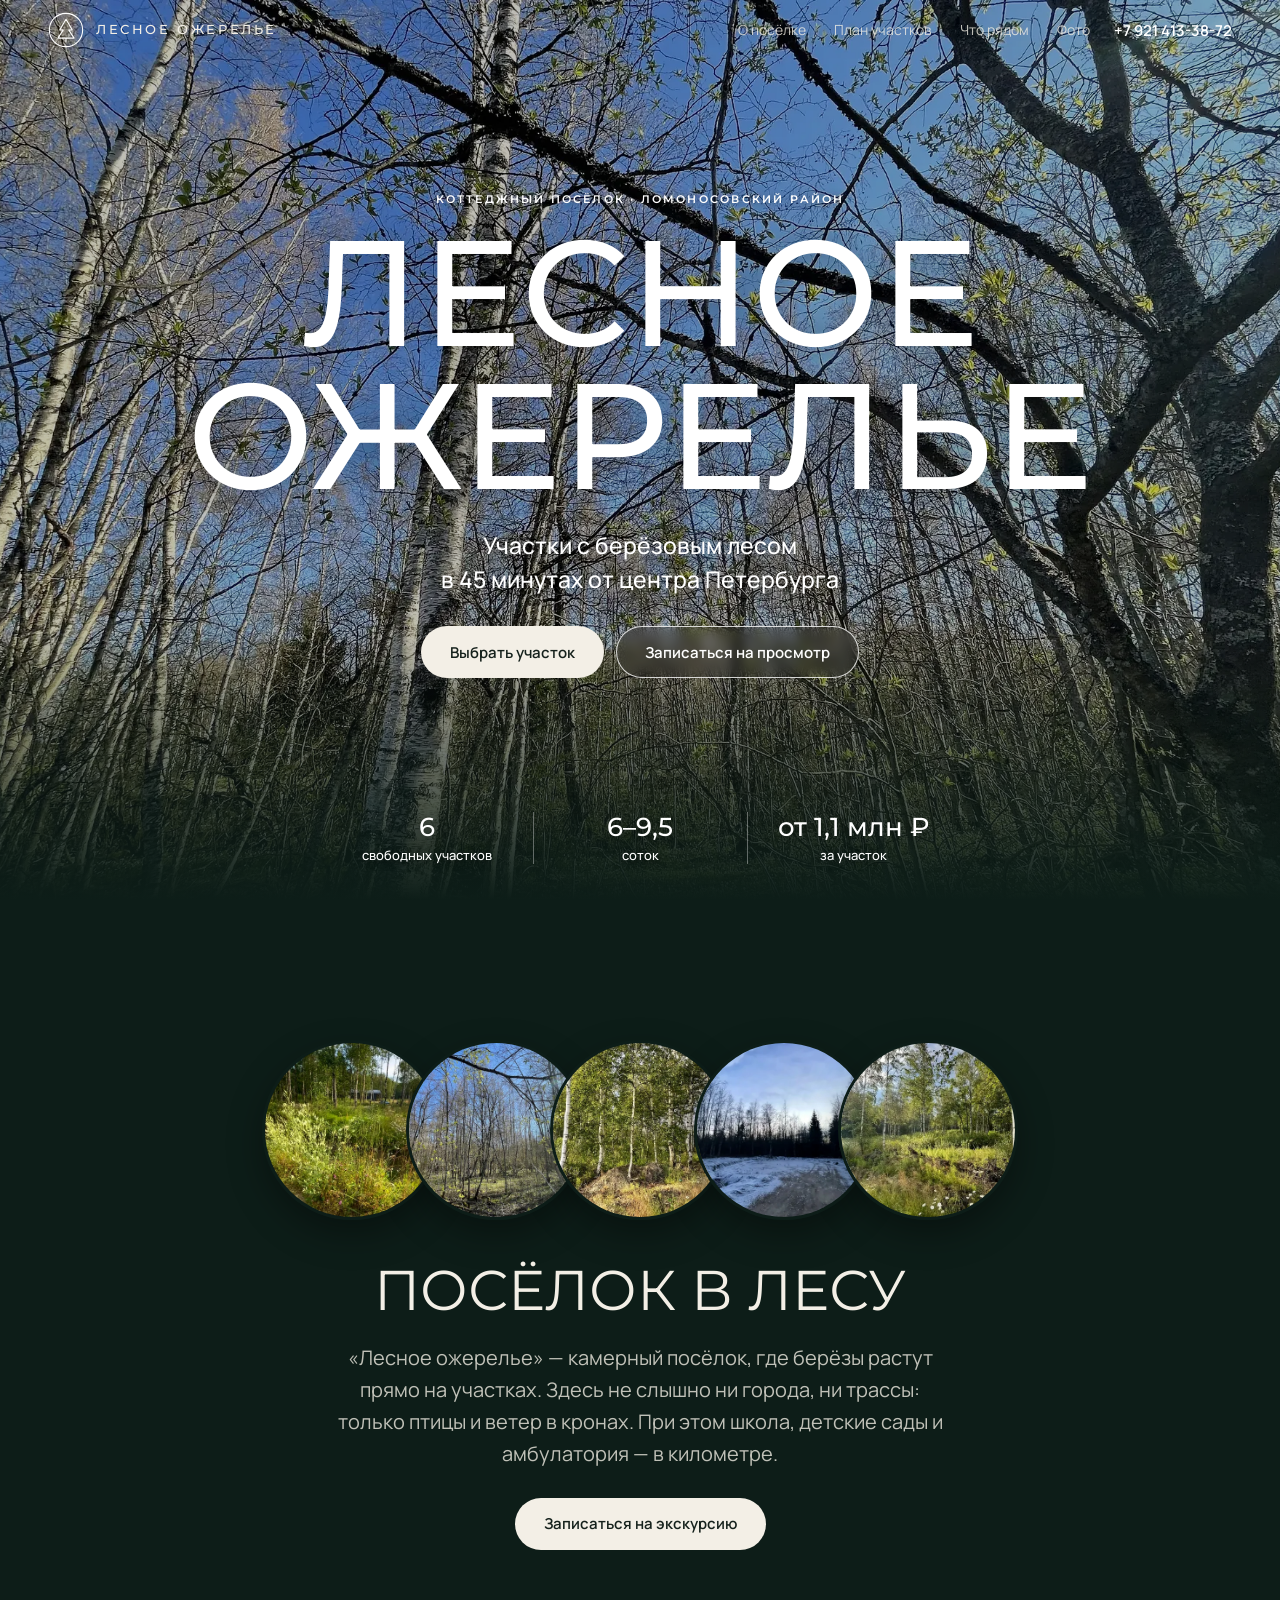
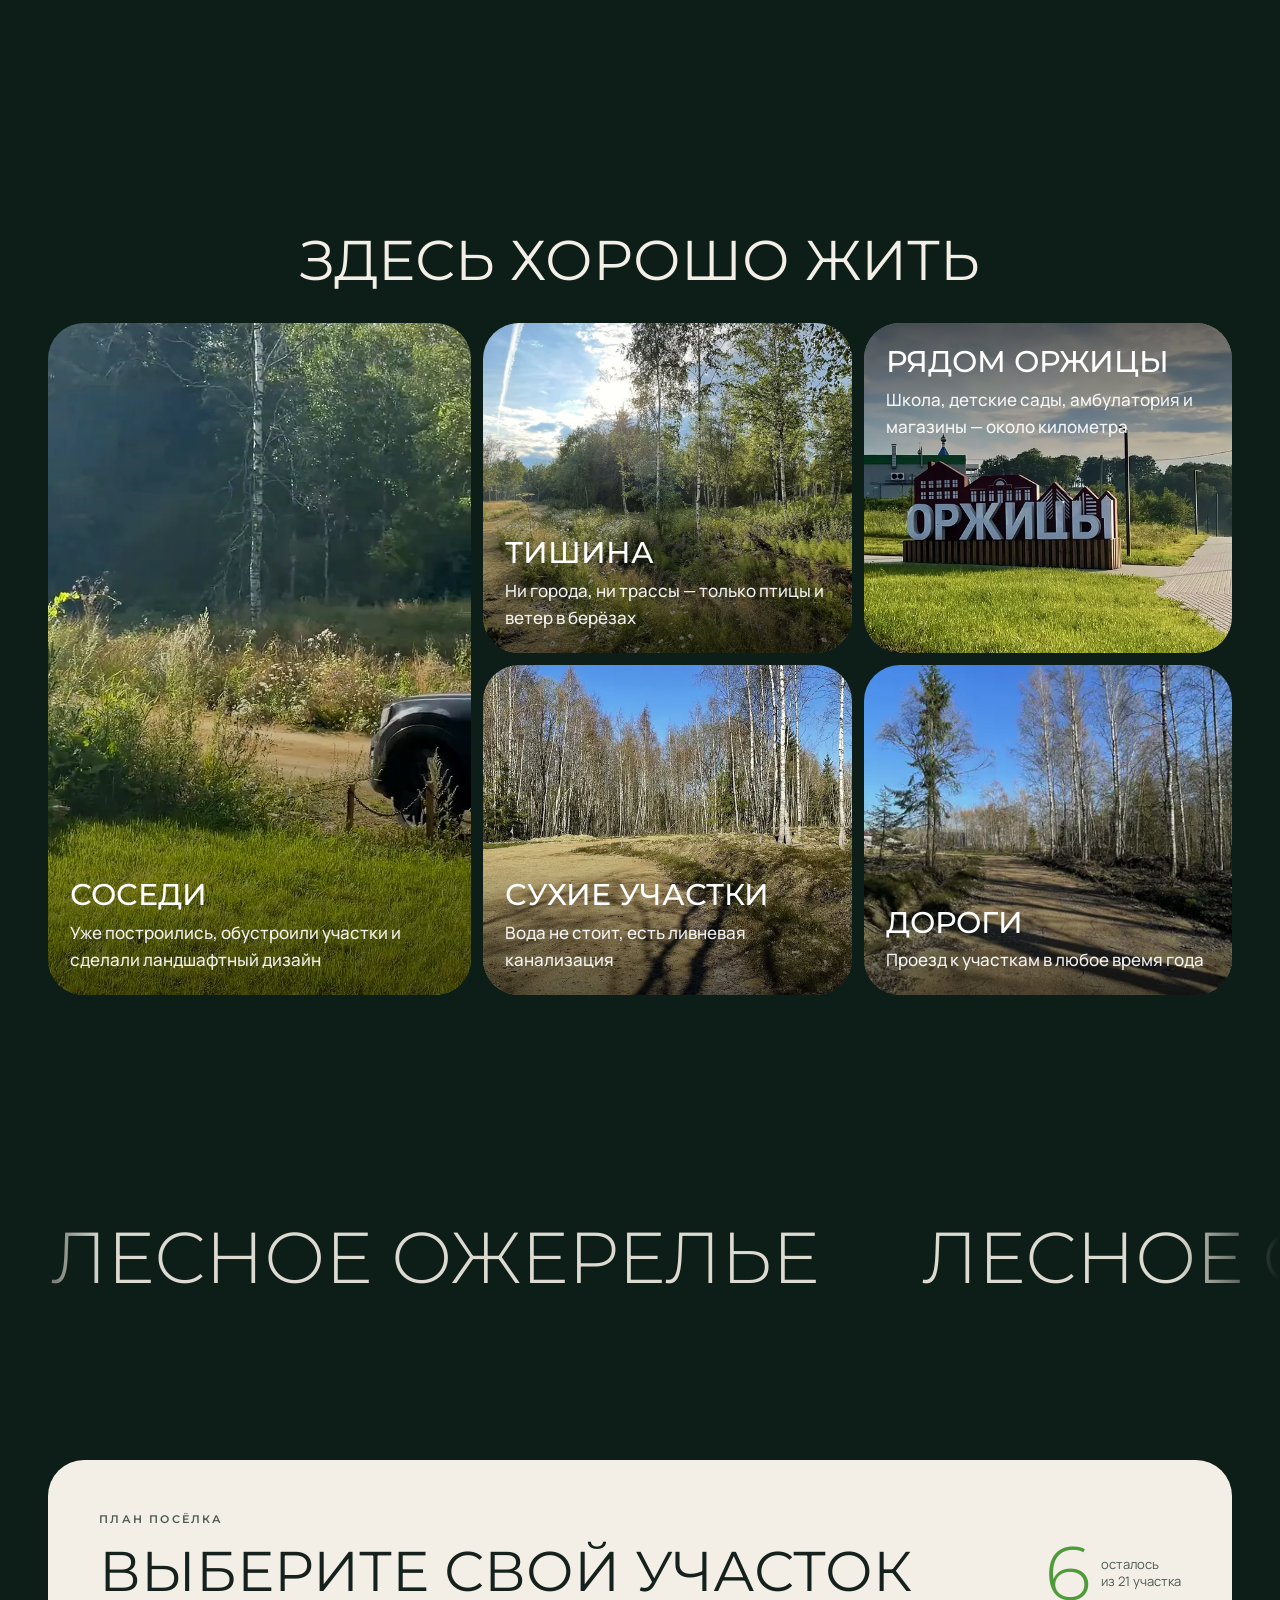
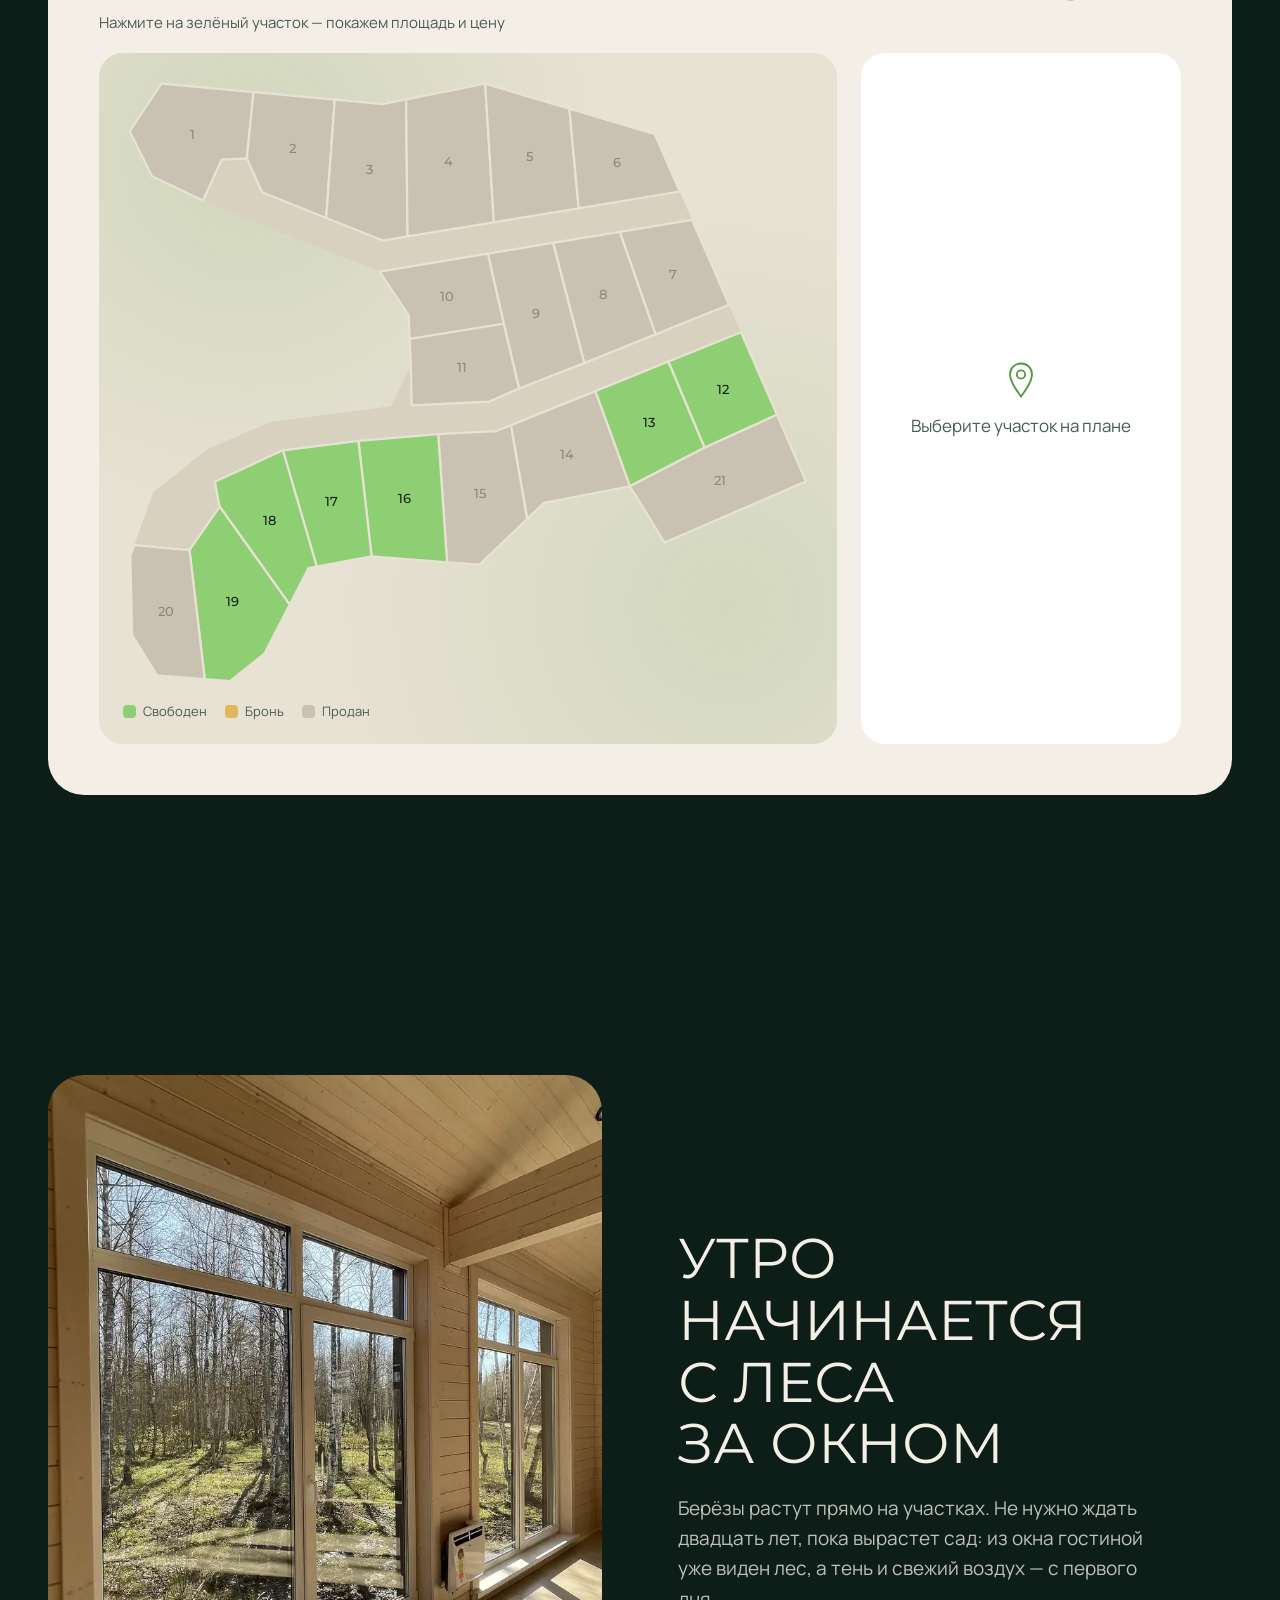
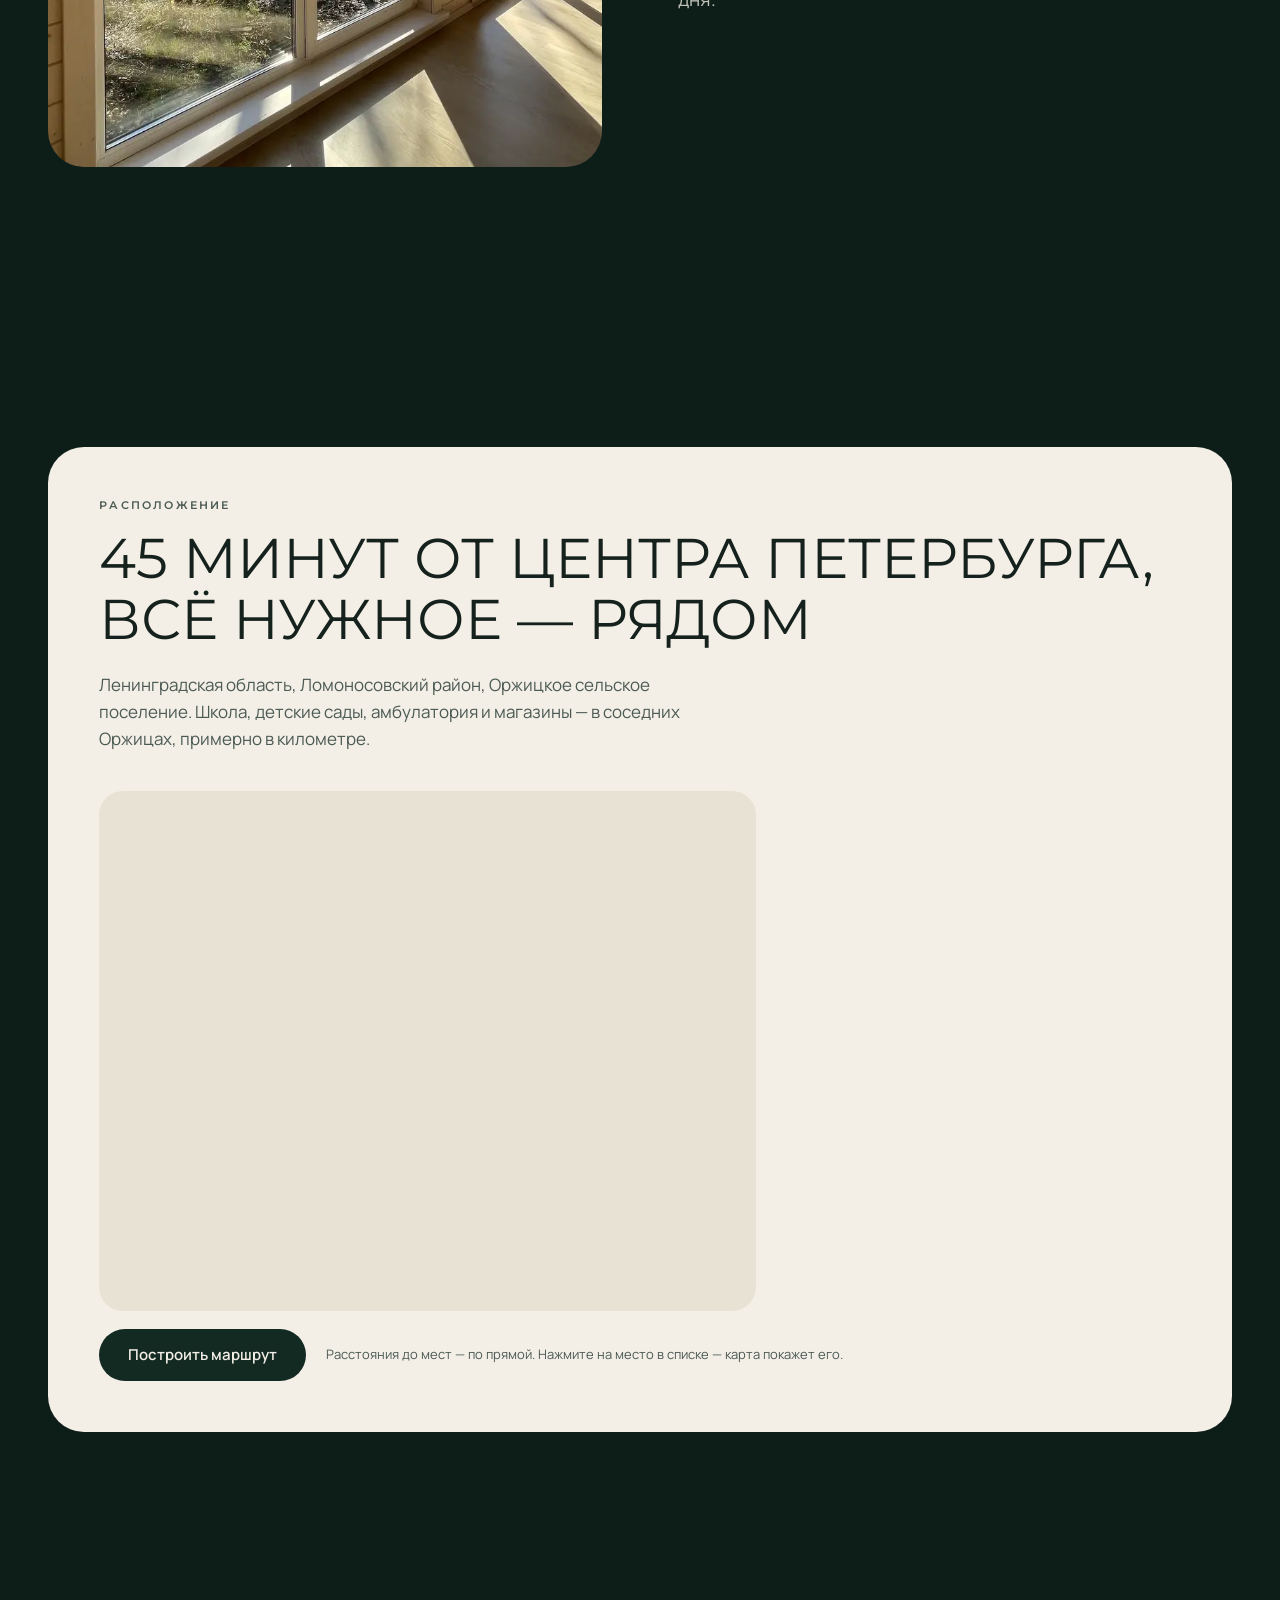
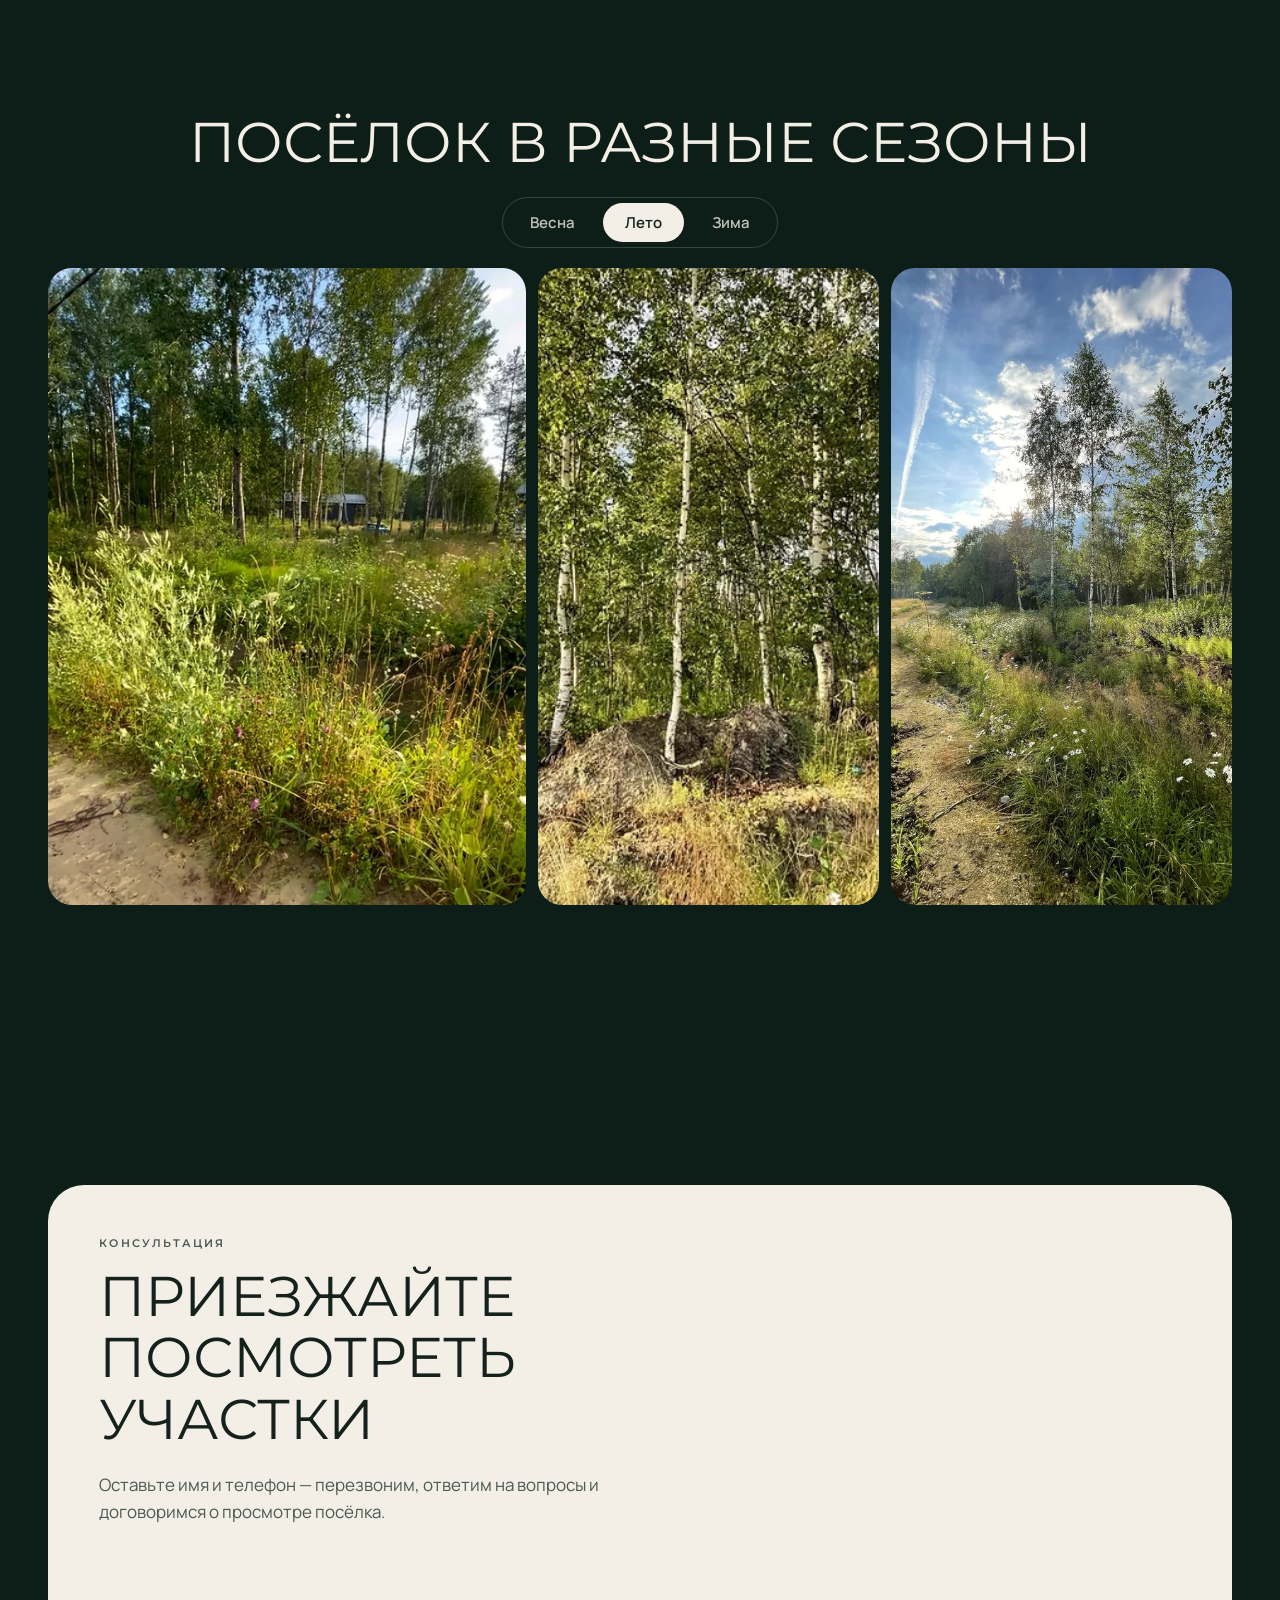
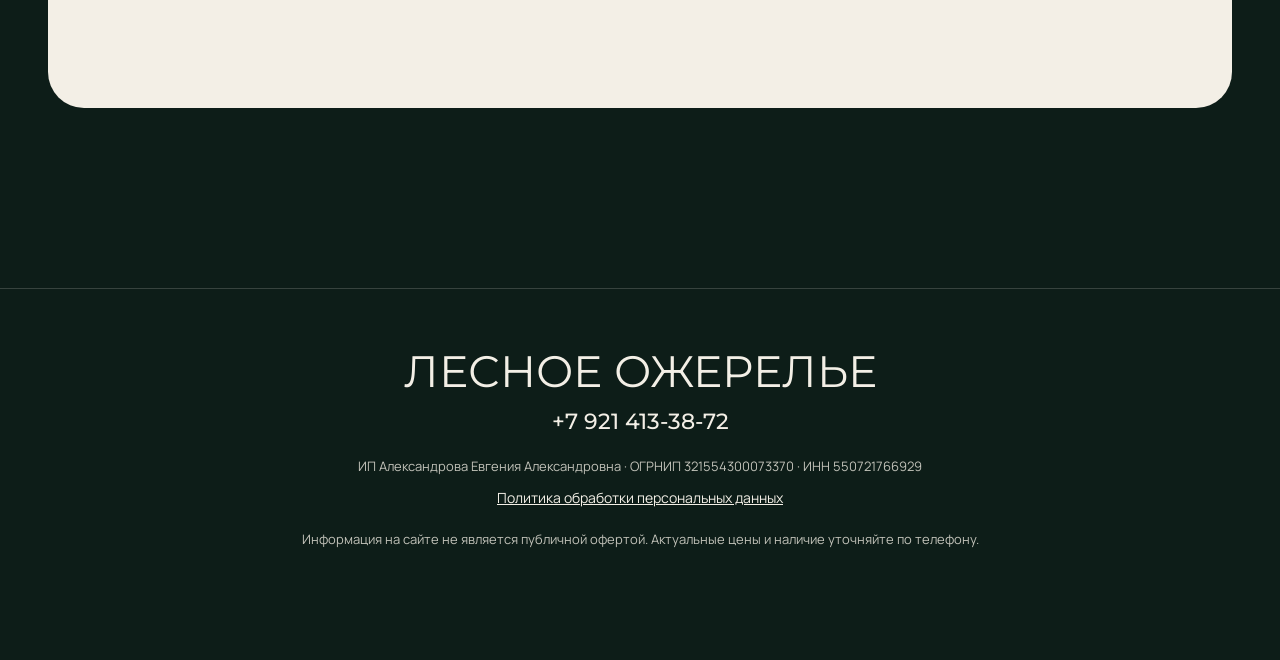
<file: index.html>
<!doctype html>
<html lang="ru">
<head>
<meta charset="utf-8">
<meta name="viewport" content="width=device-width, initial-scale=1, viewport-fit=cover">
<title>Лесное ожерелье — участки с лесом в Ломоносовском районе</title>
<meta name="description" content="Коттеджный посёлок «Лесное ожерелье»: участки с лесом в 45 минутах от центра Петербурга. Огороженная территория, всесезонные дороги, ливневая канализация. Свободные участки на интерактивном плане.">
<meta property="og:title" content="Лесное ожерелье — участки с лесом">
<meta property="og:description" content="Участки с берёзовым лесом в 45 минутах от центра Петербурга.">
<meta property="og:image" content="assets/img/hero.webp">
<meta name="theme-color" content="#0d1d18">
<link rel="icon" href="assets/img/favicon.svg" type="image/svg+xml">
<link rel="preconnect" href="https://fonts.googleapis.com">
<link rel="preconnect" href="https://fonts.gstatic.com" crossorigin>
<link href="https://fonts.googleapis.com/css2?family=Manrope:wght@300;400;500;600;700&family=Montserrat:wght@300;400;500;600&display=swap" rel="stylesheet">
<link rel="stylesheet" href="assets/css/style.css">
</head>
<body>

<header class="topbar" id="top">
  <a class="brand" href="#top" aria-label="Лесное ожерелье — наверх">
    <svg class="brand__mark" viewBox="0 0 40 40" aria-hidden="true"><circle cx="20" cy="20" r="18.5" fill="none" stroke="currentColor" stroke-width="1.2"/><path d="M20 8 L27 20 H23 L29 29 H11 L17 20 H13 Z" fill="none" stroke="currentColor" stroke-width="1.2" stroke-linejoin="round"/><path d="M20 29 V33" stroke="currentColor" stroke-width="1.2"/></svg>
    <span class="brand__name">Лесное ожерелье</span>
  </a>
  <nav class="nav" aria-label="Разделы">
    <a href="#about">О посёлке</a>
    <a href="#plan">План участков</a>
    <a href="#location">Что рядом</a>
    <a href="#gallery">Фото</a>
  </nav>
  <a class="topbar__phone" href="tel:+79214133872">+7 921 413-38-72</a>
</header>

<main>

<!-- 1. Первый экран -->
<section class="hero">
  <div class="hero__media" aria-hidden="true">
    <picture>
      <source media="(max-aspect-ratio: 4/5)" srcset="assets/img/hero-m.webp">
      <img src="assets/img/hero.webp" srcset="assets/img/hero-s.webp 1200w, assets/img/hero.webp 2200w" sizes="100vw" alt="" fetchpriority="high">
    </picture>
  </div>
  <div class="hero__inner">
    <p class="eyebrow reveal">Коттеджный посёлок · Ломоносовский район</p>
    <h1 class="hero__title reveal">Лесное<br>ожерелье</h1>
    <p class="hero__lead reveal">Участки с берёзовым лесом в&nbsp;45&nbsp;минутах от&nbsp;центра Петербурга</p>
    <div class="hero__actions reveal">
      <a class="btn btn--light" href="#plan">Выбрать участок</a>
      <a class="btn btn--ghost" href="#request">Записаться на просмотр</a>
    </div>
  </div>
  <dl class="hero__facts reveal">
    <div><dt data-free-count>6</dt><dd>свободных участков</dd></div>
    <div><dt>6–9,5</dt><dd>соток</dd></div>
    <div><dt data-min-price>от 1,1 млн ₽</dt><dd>за участок</dd></div>
  </dl>
</section>

<!-- 2. О посёлке -->
<section class="about section" id="about">
  <div class="orbs reveal" aria-hidden="true">
    <img loading="lazy" src="assets/img/orb-1.webp" alt="">
    <img loading="lazy" src="assets/img/orb-2.webp" alt="">
    <img loading="lazy" src="assets/img/orb-3.webp" alt="">
    <img loading="lazy" src="assets/img/orb-4.webp" alt="">
    <img loading="lazy" src="assets/img/orb-5.webp" alt="">
  </div>
  <h2 class="h2 reveal">Посёлок в лесу</h2>
  <p class="lead reveal">«Лесное ожерелье» — камерный посёлок, где берёзы растут прямо на участках. Здесь не слышно ни города, ни трассы: только птицы и ветер в кронах. При этом школа, детские сады и амбулатория — в километре.</p>
  <a class="btn btn--light reveal" href="#request">Записаться на экскурсию</a>
</section>

<!-- 3. Преимущества -->
<section class="features section" aria-labelledby="feat-title">
  <h2 class="h2 features__title reveal" id="feat-title">Здесь хорошо жить</h2>
  <div class="features__grid">
    <article class="tile tile--tall reveal" id="neighbours">
      <video class="tile__media" src="assets/video/neighbours.mp4" poster="assets/img/neighbours-poster.webp" autoplay muted loop playsinline preload="metadata" aria-label="Обустроенные участки соседей"></video>
      <div class="tile__text"><h3>Соседи</h3><p>Уже построились, обустроили участки и сделали ландшафтный дизайн</p></div>
    </article>
    <article class="tile reveal">
      <img class="tile__media" loading="lazy" src="assets/img/silence-s.webp" srcset="assets/img/silence-s.webp 507w, assets/img/silence.webp 1126w" sizes="(min-width: 700px) 30vw, 100vw" alt="Летний луг с ромашками у берёз">
      <div class="tile__text"><h3>Тишина</h3><p>Ни города, ни трассы — только птицы и ветер в берёзах</p></div>
    </article>
    <article class="tile tile--top reveal">
      <img class="tile__media" loading="lazy" src="assets/img/orzhitsy-s.webp" srcset="assets/img/orzhitsy-s.webp 900w, assets/img/orzhitsy.webp 2000w" sizes="(min-width: 700px) 30vw, 100vw" alt="Въезд в Оржицы">
      <div class="tile__text"><h3>Рядом Оржицы</h3><p>Школа, детские сады, амбулатория и магазины — около километра</p></div>
    </article>
    <article class="tile reveal">
      <img class="tile__media" loading="lazy" src="assets/img/dry-ground-s.webp" srcset="assets/img/dry-ground-s.webp 720w, assets/img/dry-ground.webp 1400w" sizes="(min-width: 700px) 30vw, 100vw" alt="Песчаная дорога вдоль леса">
      <div class="tile__text"><h3>Сухие участки</h3><p>Вода не стоит, есть ливневая канализация</p></div>
    </article>
    <article class="tile reveal">
      <img class="tile__media" loading="lazy" src="assets/img/road-summer-s.webp" srcset="assets/img/road-summer-s.webp 405w, assets/img/road-summer.webp 788w" sizes="(min-width: 700px) 30vw, 100vw" alt="Дорога в посёлке">
      <div class="tile__text"><h3>Дороги</h3><p>Проезд к участкам в любое время года</p></div>
    </article>
  </div>
  <ul class="ticks reveal">
    <li>Огороженный периметр</li>
    <li>Ливневая канализация</li>
    <li>Всесезонные дороги</li>
  </ul>
</section>

<!-- Бегущая строка -->
<div class="marquee" aria-label="Лесное ожерелье">
  <div class="marquee__track" aria-hidden="true">
    <div class="marquee__group"><span>Лесное ожерелье</span><span>Лесное ожерелье</span><span>Лесное ожерелье</span><span>Лесное ожерелье</span></div>
    <div class="marquee__group"><span>Лесное ожерелье</span><span>Лесное ожерелье</span><span>Лесное ожерелье</span><span>Лесное ожерелье</span></div>
  </div>
</div>

<!-- 4. Интерактивный план -->
<section class="plan section" id="plan">
  <div class="plan__card">
    <div class="plan__head">
      <div>
        <p class="eyebrow eyebrow--dark">План посёлка</p>
        <h2 class="h2 h2--dark">Выберите свой участок</h2>
      </div>
      <div class="plan__counter"><b data-free-count>6</b><span>осталось<br>из <span data-total-count>21 участка</span></span></div>
    </div>
    <p class="plan__hint">Нажмите на зелёный участок — покажем площадь и цену</p>
    <div class="plan__body">
      <div class="plan__map">
        <svg id="planSvg" role="img" aria-label="План участков посёлка"></svg>
        <ul class="legend">
          <li><i class="sw sw--free"></i>Свободен</li>
          <li><i class="sw sw--reserved"></i>Бронь</li>
          <li><i class="sw sw--sold"></i>Продан</li>
        </ul>
      </div>
      <aside class="plan__panel" id="plotPanel" aria-live="polite">
        <div class="panel__empty">
          <svg class="panel__icon" viewBox="0 0 48 48" aria-hidden="true"><path d="M24 6c-7 0-12 5.3-12 12 0 9 12 24 12 24s12-15 12-24c0-6.7-5-12-12-12z" fill="none" stroke="currentColor" stroke-width="2"/><circle cx="24" cy="18" r="4.5" fill="none" stroke="currentColor" stroke-width="2"/></svg>
          <p>Выберите участок на плане</p>
        </div>
        <div class="panel__plot" hidden>
          <button class="panel__close" type="button" aria-label="Закрыть">×</button>
          <p class="panel__label">Участок</p>
          <p class="panel__num">№<span data-f="num"></span></p>
          <p class="panel__status" data-f="status"></p>
          <dl class="panel__facts">
            <div><dt>Площадь</dt><dd data-f="area"></dd></div>
            <div><dt>Цена</dt><dd data-f="price"></dd></div>
            <div><dt>За сотку</dt><dd data-f="per"></dd></div>
          </dl>
          <a class="btn btn--dark" href="#request" data-f="cta">Хочу этот участок</a>
        </div>
      </aside>
    </div>
  </div>
</section>

<!-- 5. Почему здесь хорошо -->
<section class="why section">
  <img class="why__photo reveal" loading="lazy" src="assets/img/window-s.webp" srcset="assets/img/window-s.webp 405w, assets/img/window.webp 788w" sizes="(min-width: 900px) 45vw, 100vw" alt="Вид на лес из панорамного окна гостиной">
  <div class="why__text reveal">
    <h2 class="h2">Утро начинается с&nbsp;леса за&nbsp;окном</h2>
    <p>Берёзы растут прямо на участках. Не нужно ждать двадцать лет, пока вырастет сад: из окна гостиной уже виден лес, а тень и свежий воздух — с первого дня.</p>
  </div>
</section>

<!-- 6. Что рядом -->
<section class="location section" id="location">
  <div class="location__card">
    <div class="location__head">
      <p class="eyebrow eyebrow--dark">Расположение</p>
      <h2 class="h2 h2--dark">45 минут от центра Петербурга, всё нужное — рядом</h2>
      <p>Ленинградская область, Ломоносовский район, Оржицкое сельское поселение. Школа, детские сады, амбулатория и магазины — в соседних Оржицах, примерно в километре.</p>
    </div>
    <div class="chips" id="nearChips" role="group" aria-label="Фильтр по типу мест"></div>
    <div class="location__body">
      <div class="nearmap" id="nearMap" aria-label="Карта: посёлок и места рядом"></div>
      <ul class="nearlist" id="nearList"></ul>
    </div>
    <div class="location__foot">
      <a class="btn btn--dark" href="https://yandex.ru/maps/org/kp_lesnoye_ozherelye/209354364429/" target="_blank" rel="noopener">Построить маршрут</a>
      <p class="location__note">Расстояния до мест — по прямой. Нажмите на место в списке — карта покажет его.</p>
    </div>
  </div>
</section>

<!-- 7. Галерея -->
<section class="gallery section" id="gallery">
  <h2 class="h2 reveal">Посёлок в разные сезоны</h2>
  <div class="seasons" role="tablist" aria-label="Сезон">
    <button type="button" role="tab" aria-selected="false" data-season="spring">Весна</button>
    <button type="button" role="tab" aria-selected="true" data-season="summer">Лето</button>
    <button type="button" role="tab" aria-selected="false" data-season="winter">Зима</button>
  </div>
  <div class="season" data-season="spring" hidden>
      <img loading="lazy" src="assets/img/spring-1-s.webp" srcset="assets/img/spring-1-s.webp 900w, assets/img/spring-1.webp 2400w" sizes="(min-width: 700px) 33vw, 100vw" alt="">
      <img loading="lazy" src="assets/img/spring-2-s.webp" srcset="assets/img/spring-2-s.webp 506w, assets/img/spring-2.webp 1350w" sizes="(min-width: 700px) 33vw, 100vw" alt="">
      <img loading="lazy" src="assets/img/spring-3-s.webp" srcset="assets/img/spring-3-s.webp 506w, assets/img/spring-3.webp 1350w" sizes="(min-width: 700px) 33vw, 100vw" alt="">
  </div>
  <div class="season" data-season="summer">
      <img loading="lazy" src="assets/img/summer-1-s.webp" srcset="assets/img/summer-1-s.webp 517w, assets/img/summer-1.webp 1378w" sizes="(min-width: 700px) 33vw, 100vw" alt="">
      <img loading="lazy" src="assets/img/summer-2-s.webp" srcset="assets/img/summer-2-s.webp 900w, assets/img/summer-2.webp 2400w" sizes="(min-width: 700px) 33vw, 100vw" alt="">
      <img loading="lazy" src="assets/img/summer-3-s.webp" srcset="assets/img/summer-3-s.webp 507w, assets/img/summer-3.webp 1351w" sizes="(min-width: 700px) 33vw, 100vw" alt="">
  </div>
  <div class="season" data-season="winter" hidden>
      <img loading="lazy" src="assets/img/winter-1-s.webp" srcset="assets/img/winter-1-s.webp 900w, assets/img/winter-1.webp 2400w" sizes="(min-width: 700px) 33vw, 100vw" alt="">
      <img loading="lazy" src="assets/img/winter-2-s.webp" srcset="assets/img/winter-2-s.webp 900w, assets/img/winter-2.webp 2400w" sizes="(min-width: 700px) 33vw, 100vw" alt="">
      <img loading="lazy" src="assets/img/winter-3-s.webp" srcset="assets/img/winter-3-s.webp 900w, assets/img/winter-3.webp 2400w" sizes="(min-width: 700px) 33vw, 100vw" alt="">
  </div>
</section>

<!-- 8. Заявка -->
<section class="request section" id="request">
  <div class="request__card">
    <div class="request__text">
      <p class="eyebrow eyebrow--dark">Консультация</p>
      <h2 class="h2 h2--dark">Приезжайте посмотреть участки</h2>
      <p>Оставьте имя и телефон — перезвоним, ответим на вопросы и договоримся о просмотре посёлка.</p>
      <p class="request__chosen" id="chosenPlot" hidden>Вы выбрали участок <b></b> — назовите его номер менеджеру при звонке.</p>
    </div>
    <div class="request__form">
<script data-b24-form="inline/23/3p6055" data-b24-form-telemetry-sign="v1:23:site.1478b2a75983e7f8cf1fd586e525afc0df15f323fb4b13e744d15e510d74c507" data-skip-moving="true">(function(w,d,u){var s=d.createElement('script');s.async=true;s.src=u+'?'+(Date.now()/180000|0);var h=d.getElementsByTagName('script')[0];h.parentNode.insertBefore(s,h);})(window,document,'https://cdn-ru.bitrix24.ru/b18984106/crm/form/loader_23.js');</script>
    </div>
  </div>
</section>

</main>

<footer class="footer">
  <div class="footer__brand">Лесное ожерелье</div>
  <a class="footer__phone" href="tel:+79214133872">+7 921 413-38-72</a>
  <p class="footer__legal">ИП Александрова Евгения Александровна · ОГРНИП 321554300073370 · ИНН 550721766929</p>
  <p class="footer__links"><a href="politika.html">Политика обработки персональных данных</a></p>
  <p class="footer__note">Информация на сайте не является публичной офертой. Актуальные цены и наличие уточняйте по телефону.</p>
</footer>

<a class="call-fab" href="tel:+79214133872" aria-label="Позвонить">
  <svg viewBox="0 0 24 24" aria-hidden="true"><path d="M6.6 10.8a15.1 15.1 0 0 0 6.6 6.6l2.2-2.2a1 1 0 0 1 1-.25 11.4 11.4 0 0 0 3.6.57 1 1 0 0 1 1 1V20a1 1 0 0 1-1 1A17 17 0 0 1 3 4a1 1 0 0 1 1-1h3.5a1 1 0 0 1 1 1c0 1.25.2 2.45.57 3.57a1 1 0 0 1-.25 1z" fill="currentColor"/></svg>
</a>

<script src="https://api-maps.yandex.ru/2.1/?lang=ru_RU"></script>
<script src="assets/js/plan.js"></script>
<script src="assets/js/prices.js"></script>
<script src="assets/js/nearby.js"></script>
<script src="assets/js/main.js"></script>
</body>
</html>
</file>
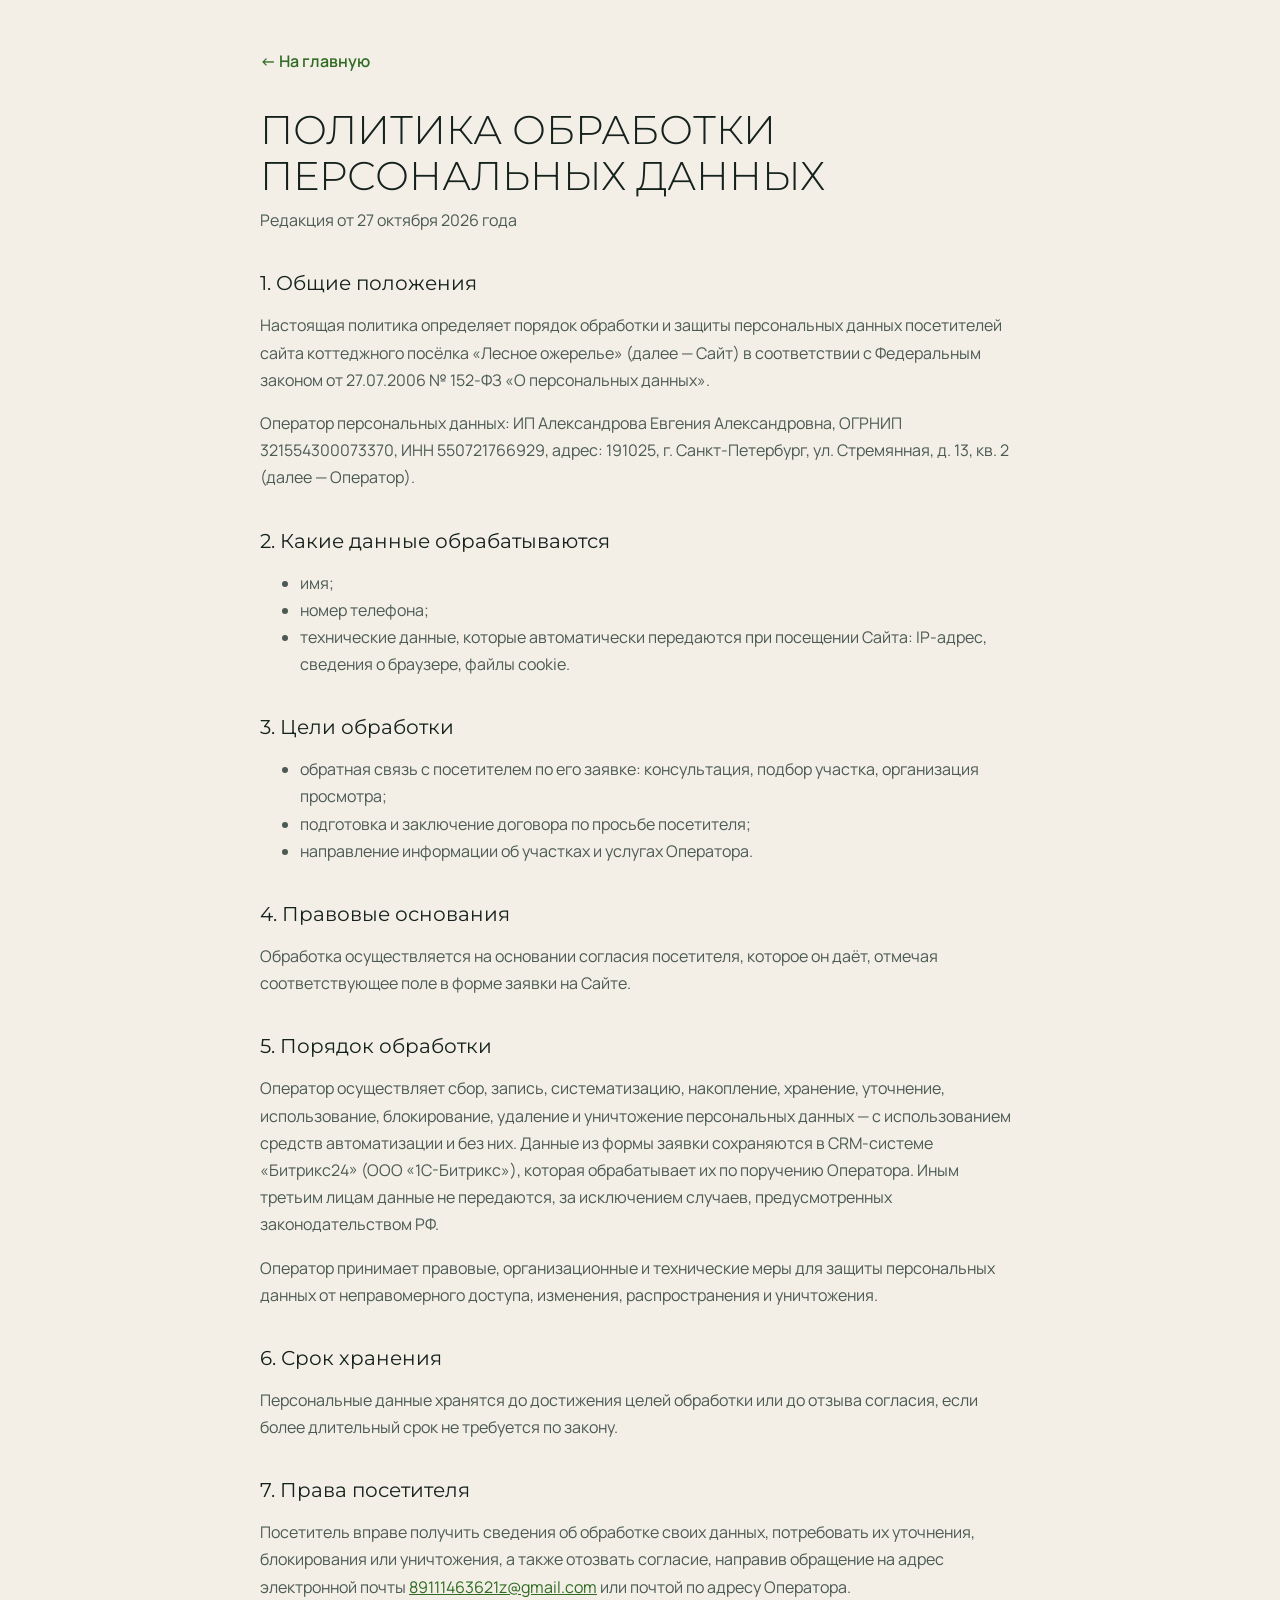
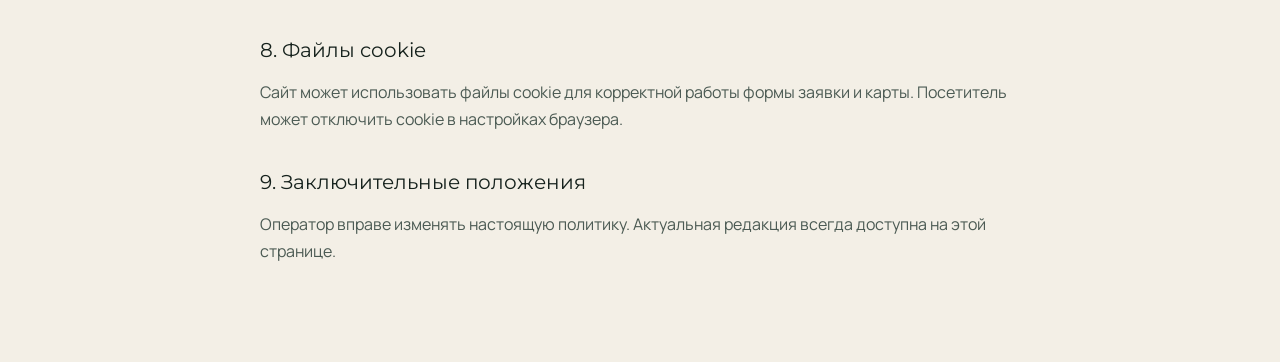
<file: politika.html>
<!doctype html>
<html lang="ru">
<head>
<meta charset="utf-8">
<meta name="viewport" content="width=device-width, initial-scale=1">
<title>Политика обработки персональных данных</title>
<meta name="robots" content="noindex">
<link rel="icon" href="assets/img/favicon.svg" type="image/svg+xml">
<link rel="preconnect" href="https://fonts.googleapis.com">
<link rel="preconnect" href="https://fonts.gstatic.com" crossorigin>
<link href="https://fonts.googleapis.com/css2?family=Manrope:wght@400;600&family=Montserrat:wght@300;400&display=swap" rel="stylesheet">
<style>
  :root { --ink: #15211c; --soft: #4b5a53; --paper: #f3efe6; }
  body { margin: 0; background: var(--paper); color: var(--ink); font: 400 16px/1.7 "Manrope", system-ui, sans-serif; }
  main { max-width: 760px; margin: 0 auto; padding: 48px 16px 80px; }
  a { color: #2f6b22; }
  .back { display: inline-block; margin-bottom: 32px; text-decoration: none; font-weight: 600; }
  h1 { font: 300 clamp(28px, 5vw, 40px)/1.15 "Montserrat", sans-serif; text-transform: uppercase; margin: 0 0 8px; }
  h2 { font: 400 20px/1.3 "Montserrat", sans-serif; margin: 36px 0 10px; }
  p, li { color: var(--soft); }
  .date { margin: 0 0 32px; }
</style>
</head>
<body>
<main>
  <a class="back" href="index.html">← На главную</a>
  <h1>Политика обработки персональных данных</h1>
  <p class="date">Редакция от 27 октября 2026 года</p>

  <h2>1. Общие положения</h2>
  <p>Настоящая политика определяет порядок обработки и защиты персональных данных посетителей сайта коттеджного посёлка «Лесное ожерелье» (далее — Сайт) в соответствии с Федеральным законом от 27.07.2006 № 152-ФЗ «О персональных данных».</p>
  <p>Оператор персональных данных: ИП Александрова Евгения Александровна, ОГРНИП 321554300073370, ИНН 550721766929, адрес: 191025, г. Санкт-Петербург, ул. Стремянная, д. 13, кв. 2 (далее — Оператор).</p>

  <h2>2. Какие данные обрабатываются</h2>
  <ul>
    <li>имя;</li>
    <li>номер телефона;</li>
    <li>технические данные, которые автоматически передаются при посещении Сайта: IP-адрес, сведения о браузере, файлы cookie.</li>
  </ul>

  <h2>3. Цели обработки</h2>
  <ul>
    <li>обратная связь с посетителем по его заявке: консультация, подбор участка, организация просмотра;</li>
    <li>подготовка и заключение договора по просьбе посетителя;</li>
    <li>направление информации об участках и услугах Оператора.</li>
  </ul>

  <h2>4. Правовые основания</h2>
  <p>Обработка осуществляется на основании согласия посетителя, которое он даёт, отмечая соответствующее поле в форме заявки на Сайте.</p>

  <h2>5. Порядок обработки</h2>
  <p>Оператор осуществляет сбор, запись, систематизацию, накопление, хранение, уточнение, использование, блокирование, удаление и уничтожение персональных данных — с использованием средств автоматизации и без них. Данные из формы заявки сохраняются в CRM-системе «Битрикс24» (ООО «1С-Битрикс»), которая обрабатывает их по поручению Оператора. Иным третьим лицам данные не передаются, за исключением случаев, предусмотренных законодательством РФ.</p>
  <p>Оператор принимает правовые, организационные и технические меры для защиты персональных данных от неправомерного доступа, изменения, распространения и уничтожения.</p>

  <h2>6. Срок хранения</h2>
  <p>Персональные данные хранятся до достижения целей обработки или до отзыва согласия, если более длительный срок не требуется по закону.</p>

  <h2>7. Права посетителя</h2>
  <p>Посетитель вправе получить сведения об обработке своих данных, потребовать их уточнения, блокирования или уничтожения, а также отозвать согласие, направив обращение на адрес электронной почты <a href="mailto:89111463621z@gmail.com">89111463621z@gmail.com</a> или почтой по адресу Оператора.</p>

  <h2>8. Файлы cookie</h2>
  <p>Сайт может использовать файлы cookie для корректной работы формы заявки и карты. Посетитель может отключить cookie в настройках браузера.</p>

  <h2>9. Заключительные положения</h2>
  <p>Оператор вправе изменять настоящую политику. Актуальная редакция всегда доступна на этой странице.</p>
</main>
</body>
</html>
</file>
<file: assets/css/style.css>
/* Стили написаны от телефона к компьютеру: базовые правила — для смартфона,
   @media (min-width: …) — дополнения для планшета и десктопа. */
:root {
  --forest-950: #0a1713;
  --forest-900: #0d1d18;
  --forest-800: #132a23;
  --forest-700: #1d3b31;
  --paper: #f3efe6;
  --paper-2: #e8e2d4;
  --ink: #15211c;
  --ink-soft: #4b5a53;
  --mist: rgba(243, 239, 230, .78);
  --line: rgba(243, 239, 230, .18);
  --free: #8fcf74;
  --free-deep: #4f9a3a;
  --reserved: #e2b65c;
  --sold: #c9c2b2;
  --radius-xl: 28px;
  --radius-l: 20px;
  --pad: 16px;
  --font-head: "Montserrat", system-ui, sans-serif;
  --font-body: "Manrope", system-ui, sans-serif;
}
@media (min-width: 700px) { :root { --pad: 32px; --radius-xl: 36px; --radius-l: 24px; } }
@media (min-width: 1100px) { :root { --pad: 48px; } }

* { box-sizing: border-box; }
html { scroll-behavior: smooth; -webkit-text-size-adjust: 100%; }
body {
  margin: 0;
  background: var(--forest-900);
  color: var(--paper);
  font: 400 16px/1.6 var(--font-body);
  -webkit-font-smoothing: antialiased;
  overflow-x: hidden;
}
@media (min-width: 700px) { body { font-size: 17px; } }
img, video { display: block; max-width: 100%; }
a { color: inherit; }
.visually-hidden { position: absolute; width: 1px; height: 1px; overflow: hidden; clip: rect(0 0 0 0); white-space: nowrap; }

/* ── Типографика ── */
.eyebrow {
  font: 600 11px/1.4 var(--font-head);
  letter-spacing: .2em;
  text-transform: uppercase;
  color: var(--mist);
  margin: 0 0 14px;
}
.eyebrow--dark { color: var(--ink-soft); }
.h2 {
  font: 400 clamp(28px, 7.4vw, 56px)/1.1 var(--font-head);
  text-transform: uppercase;
  margin: 0 0 20px;
  text-wrap: balance;
}
.h2--dark { color: var(--ink); }
.lead { font-size: clamp(16px, 4.2vw, 20px); color: var(--mist); max-width: 620px; margin: 0 auto 28px; text-wrap: pretty; }

/* ── Кнопки ── */
.btn {
  display: inline-flex; align-items: center; justify-content: center;
  min-height: 52px; padding: 0 28px;
  border-radius: 999px;
  font: 600 15px/1 var(--font-body);
  text-decoration: none;
  border: 1px solid transparent;
  transition: transform .3s ease, background .3s ease, color .3s ease;
  cursor: pointer;
}
@media (hover: hover) { .btn:hover { transform: translateY(-2px); } }
.btn--light { background: var(--paper); color: var(--ink); }
.btn--ghost { border-color: rgba(255,255,255,.8); color: #fff; background: rgba(0,0,0,.18); backdrop-filter: blur(6px); }
.btn--dark { background: var(--forest-800); color: var(--paper); }
@media (hover: hover) {
  .btn--light:hover { background: #fff; }
  .btn--ghost:hover { background: rgba(0,0,0,.3); }
  .btn--dark:hover { background: var(--forest-700); }
}

/* ── Шапка ── */
.topbar {
  position: fixed; inset: 0 0 auto; z-index: 50;
  display: flex; align-items: center; gap: 24px;
  padding: 12px var(--pad);
  transition: background .4s ease, padding .4s ease;
}
.topbar.is-scrolled { background: rgba(13,29,24,.88); backdrop-filter: blur(14px); padding-block: 8px; }
.brand { display: flex; align-items: center; gap: 12px; text-decoration: none; }
.brand__mark { width: 36px; height: 36px; color: #fff; }
.brand__name { display: none; font: 500 13px/1.2 var(--font-head); letter-spacing: .2em; text-transform: uppercase; }
.nav { display: none; gap: 28px; margin-left: auto; }
.nav a { font-size: 14px; text-decoration: none; color: var(--mist); transition: color .2s; }
.nav a:hover { color: var(--paper); }
.topbar__phone { margin-left: auto; font: 600 15px/1 var(--font-body); text-decoration: none; white-space: nowrap; color: #fff; }
@media (min-width: 480px) { .brand__name { display: inline; } }
@media (min-width: 960px) { .nav { display: flex; } .topbar__phone { margin-left: 0; } }

/* ── Первый экран ── */
.hero {
  position: relative;
  min-height: 100svh;
  display: flex; flex-direction: column; justify-content: center;
  padding: 96px var(--pad) 28px;
  overflow: hidden;
  isolation: isolate;
  color: #fff;
}
.hero__media { position: absolute; inset: 0; z-index: -1; }
.hero__media picture { display: contents; }
.hero__media img { width: 100%; height: 100%; object-fit: cover; animation: kenburns 26s ease-in-out infinite alternate; }
.hero__media::after { /* ровная тёмная плашка 25% + мягкий переход в фон страницы снизу */
  content: ""; position: absolute; inset: 0;
  background:
    linear-gradient(180deg, rgba(0,0,0,0) 70%, var(--forest-900) 100%),
    rgba(0,0,0,.25);
}
@keyframes kenburns { from { transform: scale(1.02); } to { transform: scale(1.1); } }
.hero__inner { text-align: center; max-width: 1100px; margin: auto auto 0; }
.hero .eyebrow { max-width: 300px; margin-inline: auto; line-height: 1.7; }
@media (min-width: 700px) { .hero .eyebrow { max-width: none; } }
.hero .eyebrow { color: #fff; font-weight: 600; text-shadow: 0 1px 10px rgba(0,0,0,.45); }
.hero__title {
  font: 500 clamp(46px, 13vw, 150px)/.95 var(--font-head);
  text-transform: uppercase;
  margin: 0 0 22px;
  text-shadow: 0 2px 30px rgba(0,0,0,.35);
}
.hero__lead {
  font: 500 clamp(17px, 4.6vw, 23px)/1.45 var(--font-body);
  max-width: 560px; margin: 0 auto 30px; text-wrap: balance;
  text-shadow: 0 1px 16px rgba(0,0,0,.5);
}
.hero__actions { display: grid; gap: 12px; max-width: 340px; margin: 0 auto; }
.hero__facts {
  display: grid; grid-template-columns: repeat(3, 1fr);
  margin: auto 0 0; padding-top: 40px;
  text-align: center;
}
.hero__facts > div + div { border-left: 1px solid rgba(255,255,255,.35); }
.hero__facts dt { font: 500 clamp(18px, 5vw, 26px)/1.2 var(--font-head); text-shadow: 0 1px 12px rgba(0,0,0,.5); }
.hero__facts dd { margin: 4px 0 0; font: 500 12px/1.3 var(--font-body); text-shadow: 0 1px 10px rgba(0,0,0,.6); }
@media (min-width: 700px) {
  .hero { padding-bottom: 36px; }
  .hero__actions { display: flex; justify-content: center; max-width: none; }
  .hero__facts { max-width: 640px; margin-inline: auto; width: 100%; }
  .hero__facts dd { font-size: 13px; }
}

/* ── Секции ── */
.section { padding: clamp(64px, 12vw, 140px) var(--pad); }

/* О посёлке */
.about { text-align: center; }
.orbs { display: flex; justify-content: center; margin: 0 auto 40px; }
.orbs img {
  --s: clamp(70px, 19vw, 180px);
  width: var(--s); aspect-ratio: 1; object-fit: cover;
  border-radius: 50%; border: 3px solid var(--forest-900);
  margin-left: calc(var(--s) * -.2);
  box-shadow: 0 14px 34px rgba(0,0,0,.35);
}
.orbs img:first-child { margin-left: 0; }

/* Преимущества — плитки с фото и видео */
.features__title { text-align: center; margin-bottom: 32px; }
.features__grid { display: grid; gap: 12px; max-width: 1280px; margin: 0 auto; }
.tile {
  position: relative; overflow: hidden;
  border-radius: var(--radius-xl);
  min-height: 300px;
  background: var(--forest-800);
  isolation: isolate;
}
.tile__media { position: absolute; inset: 0; width: 100%; height: 100%; object-fit: cover; z-index: -1; transition: transform 1.2s cubic-bezier(.2,.8,.2,1); }
.tile::after { content: ""; position: absolute; inset: 0; z-index: -1; background: linear-gradient(180deg, rgba(0,0,0,0) 40%, rgba(0,0,0,.62) 100%); }
.tile__text { position: absolute; left: 0; right: 0; bottom: 0; padding: 22px; }
.tile h3 { font: 500 clamp(22px, 6vw, 30px)/1.15 var(--font-head); text-transform: uppercase; margin: 0 0 6px; color: #fff; }
.tile p { margin: 0; font-weight: 500; color: rgba(255,255,255,.92); max-width: 360px; }
.tile--tall { min-height: 460px; }
.tile--top .tile__text { top: 0; bottom: auto; }
.tile--top::after { background: linear-gradient(0deg, rgba(0,0,0,0) 45%, rgba(0,0,0,.6) 100%); }
.tile--top .tile__media { object-position: center 70%; }
@media (hover: hover) { .tile:hover .tile__media { transform: scale(1.05); } }
@media (min-width: 700px) {
  .features__grid { grid-template-columns: 1fr 1fr; }
  .tile--tall { grid-row: span 2; min-height: 0; }
}
@media (min-width: 1100px) {
  .features__grid { grid-template-columns: 1.15fr 1fr 1fr; grid-template-rows: 330px 330px; }
  .tile { min-height: 0; }
}
.ticks {
  list-style: none; padding: 0; margin: 28px auto 0;
  display: flex; flex-wrap: wrap; justify-content: center; gap: 10px;
}
.ticks li {
  width: 270px; display: flex; align-items: center; justify-content: flex-start; gap: 12px;
  border: 1px solid var(--line); border-radius: 999px;
  padding: 12px 16px 12px 44px; font-size: 15px; line-height: 1.25;
}
.ticks li::before { content: ""; flex-shrink: 0; width: 9px; height: 9px; border-radius: 50%; background: var(--free); }

/* ── Бегущая строка ── */
.marquee { overflow: hidden; padding: 6px 0 clamp(8px, 2vw, 20px); -webkit-mask-image: linear-gradient(90deg, transparent, #000 8%, #000 92%, transparent); mask-image: linear-gradient(90deg, transparent, #000 8%, #000 92%, transparent); }
.marquee__track { display: flex; width: max-content; animation: marquee 60s linear infinite; }
.marquee__group { display: flex; align-items: center; flex-shrink: 0; }
.marquee span { font: 300 clamp(30px, 7vw, 72px)/1.2 var(--font-head); text-transform: uppercase; white-space: nowrap; color: rgba(243,239,230,.9); padding: 0 clamp(28px, 4vw, 60px); }
@keyframes marquee { from { transform: translateX(0); } to { transform: translateX(-50%); } }

/* ── Светлые карточки-секции ── */
.plan__card, .location__card, .request__card {
  max-width: 1280px; margin: 0 auto;
  background: var(--paper); color: var(--ink);
  border-radius: var(--radius-xl);
  padding: 22px 16px;
}
@media (min-width: 700px) { .plan__card, .location__card, .request__card { padding: clamp(28px, 4vw, 52px); } }
.plan.section, .location.section, .request.section { padding-inline: 10px; }
@media (min-width: 700px) { .plan.section, .location.section, .request.section { padding-inline: var(--pad); } }

/* ── План ── */
.plan__head { display: flex; flex-direction: column; align-items: flex-start; gap: 4px; margin-bottom: 8px; }
@media (min-width: 700px) { .plan__head { flex-direction: row; justify-content: space-between; align-items: flex-end; gap: 16px; margin-bottom: 0; } }
.plan__head .h2 { margin-bottom: 8px; }
.plan__counter { display: flex; align-items: center; gap: 10px; flex-shrink: 0; }
.plan__counter b { font: 300 clamp(44px, 12vw, 76px)/1 var(--font-head); color: var(--free-deep); }
.plan__counter > span { font-size: 13px; line-height: 1.3; color: var(--ink-soft); }
.plan__hint { color: var(--ink-soft); margin: 0 0 18px; font-size: 15px; }
.plan__body { display: grid; gap: 16px; }
.plan__map {
  position: relative;
  background:
    radial-gradient(circle at 20% 15%, rgba(79,154,58,.16), transparent 45%),
    radial-gradient(circle at 85% 80%, rgba(79,154,58,.14), transparent 50%),
    var(--paper-2);
  border-radius: var(--radius-l);
  padding: 8px;
  overflow: hidden;
}
#planSvg { width: 100%; height: auto; display: block; overflow: visible; }
.road { fill: #d9d1bf; stroke: none; }
.plot { stroke: var(--paper-2); stroke-width: 2.5; stroke-linejoin: round; transition: fill .25s ease, filter .25s ease, transform .35s cubic-bezier(.2,.8,.2,1); transform-box: fill-box; transform-origin: center; -webkit-tap-highlight-color: transparent; }
.plot--sold { fill: var(--sold); }
.plot:focus { outline: none; }
.plot:focus-visible { stroke: var(--ink); stroke-width: 3; }
.plot--free { fill: var(--free); cursor: pointer; animation: breathe 3.2s ease-in-out infinite; }
.plot--reserved { fill: var(--reserved); cursor: pointer; }
@media (hover: hover) {
  .plot--free:hover, .plot--reserved:hover { filter: brightness(1.08) drop-shadow(0 6px 10px rgba(21,33,28,.25)); transform: scale(1.03); }
}
.plot.is-active { fill: var(--free-deep); animation: none; }
.plot--reserved.is-active { fill: #c7922f; }
@keyframes breathe { 50% { filter: brightness(1.1); } }
.plot-label { font: 600 17px/1 var(--font-head); fill: var(--ink); text-anchor: middle; dominant-baseline: central; pointer-events: none; }
.plot-label--sold { fill: #8f877a; font-weight: 400; }
.plot-label.is-active { fill: #fff; }
.legend { list-style: none; display: flex; flex-wrap: wrap; gap: 6px 18px; padding: 0; margin: 10px 4px 2px; font-size: 13px; color: var(--ink-soft); }
.legend li { display: flex; align-items: center; gap: 7px; }
.sw { width: 13px; height: 13px; border-radius: 4px; display: inline-block; }
.sw--free { background: var(--free); } .sw--reserved { background: var(--reserved); } .sw--sold { background: var(--sold); }

.plan__panel { background: #fff; border-radius: var(--radius-l); padding: 22px; }
.panel__empty { display: none; }
.panel__empty[hidden], .panel__plot[hidden] { display: none !important; }
.panel__plot { position: relative; }
.panel__close { position: absolute; top: -6px; right: -6px; width: 40px; height: 40px; border-radius: 50%; border: 0; background: var(--paper); font-size: 24px; line-height: 1; cursor: pointer; color: var(--ink); }
.panel__label { margin: 0; font: 600 11px/1 var(--font-head); letter-spacing: .2em; text-transform: uppercase; color: var(--ink-soft); }
.panel__num { font: 300 56px/1 var(--font-head); margin: 8px 0 10px; }
.panel__status { display: inline-block; margin: 0 0 16px; padding: 6px 14px; border-radius: 999px; font-size: 13px; font-weight: 700; background: rgba(143,207,116,.25); color: #2f6b22; }
.panel__status.is-reserved { background: rgba(226,182,92,.25); color: #8a5f12; }
.panel__facts { margin: 0 0 20px; }
.panel__facts > div { display: flex; justify-content: space-between; padding: 11px 0; border-bottom: 1px solid #ece6d9; }
.panel__facts dt { color: var(--ink-soft); }
.panel__facts dd { margin: 0; font-weight: 700; }
.panel__plot .btn { width: 100%; }
/* На телефоне карточка участка появляется только после выбора */
.plan__panel:has(.panel__plot[hidden]) { display: none; }
@media (min-width: 900px) {
  .plan__head { align-items: flex-end; }
  .plan__body { grid-template-columns: minmax(0, 1fr) 320px; gap: 24px; align-items: stretch; }
  .plan__map { padding: 20px; }
  .plot-label { font-size: 15px; font-weight: 500; }
  .plan__panel:has(.panel__plot[hidden]) { display: block; }
  .panel__empty { display: grid; place-items: center; text-align: center; height: 100%; color: var(--ink-soft); gap: 10px; align-content: center; }
  .panel__empty p { margin: 0; }
  .panel__icon { width: 44px; height: 44px; color: var(--free-deep); }
}

/* ── Утро начинается с леса за окном ── */
.why { max-width: 1280px; margin: 0 auto; display: grid; gap: 28px; align-items: center; }
.why__photo { width: 100%; aspect-ratio: 4 / 5; object-fit: cover; border-radius: var(--radius-xl); }
.why__text .h2 { margin-bottom: 18px; }
.why__text p { color: var(--mist); margin: 0; max-width: 500px; font-size: clamp(16px, 4.2vw, 19px); }
@media (min-width: 820px) {
  .why { grid-template-columns: 1fr 1fr; gap: clamp(32px, 6vw, 96px); }
  .why__photo { max-height: 760px; }
}

/* ── Что рядом ── */
.location__head p:not(.eyebrow) { color: var(--ink-soft); margin: 0 0 20px; max-width: 640px; }
.chips { display: flex; gap: 8px; overflow-x: auto; margin: 0 -16px 14px; padding: 2px 16px; scrollbar-width: none; }
.chips::-webkit-scrollbar { display: none; }
.chip {
  flex-shrink: 0; display: inline-flex; align-items: center; gap: 8px;
  border: 1px solid #ddd5c4; background: #fff; color: var(--ink);
  border-radius: 999px; padding: 9px 14px; font: 600 14px/1 var(--font-body); cursor: pointer;
  transition: background .2s, border-color .2s;
}
.chip i { width: 10px; height: 10px; border-radius: 50%; background: var(--c); }
.chip[aria-pressed="true"] { background: var(--forest-800); color: var(--paper); border-color: var(--forest-800); }
.location__body { display: grid; gap: 14px; }
.nearmap { height: 380px; border-radius: var(--radius-l); overflow: hidden; background: var(--paper-2); z-index: 0; }
.nearlist { list-style: none; padding: 0; margin: 0; display: grid; gap: 6px; max-height: 340px; overflow-y: auto; }
.nearlist li { display: flex; align-items: center; gap: 12px; padding: 11px 14px; background: #fff; border-radius: 14px; cursor: pointer; }
.nearlist i { flex-shrink: 0; width: 12px; height: 12px; border-radius: 50%; background: var(--c); }
.nearlist .n-name { flex: 1; font-weight: 600; font-size: 15px; line-height: 1.3; }
.nearlist .n-km { color: var(--ink-soft); font-size: 14px; white-space: nowrap; }
.location__foot { display: flex; flex-wrap: wrap; align-items: center; gap: 12px 20px; margin-top: 18px; }
.location__foot .btn { width: 100%; }
.location__note { margin: 0; font-size: 13px; color: var(--ink-soft); }
@media (min-width: 900px) {
  .chips { margin-inline: 0; padding-inline: 0; flex-wrap: wrap; }
  .location__body { grid-template-columns: minmax(0, 1.6fr) minmax(0, 1fr); }
  .nearmap { height: 520px; }
  .nearlist { max-height: 520px; align-content: start; }
  .location__foot .btn { width: auto; }
}
/* ── Галерея по сезонам ── */
.gallery { max-width: 1280px; margin: 0 auto; }
.gallery .h2 { text-align: center; margin-bottom: 24px; }
.seasons { display: flex; justify-content: center; gap: 6px; margin: 0 auto 20px; padding: 5px; width: fit-content; border: 1px solid var(--line); border-radius: 999px; }
.seasons button { border: 0; background: none; color: var(--mist); font: 600 15px/1 var(--font-body); padding: 12px 22px; border-radius: 999px; cursor: pointer; transition: background .25s, color .25s; }
.seasons button[aria-selected="true"] { background: var(--paper); color: var(--ink); }
.season { display: grid; gap: 8px; grid-template-columns: 1fr 1fr; animation: fadein .5s ease; }
.season[hidden] { display: none; }
.season img { width: 100%; height: 100%; object-fit: cover; border-radius: var(--radius-l); aspect-ratio: 4 / 5; }
.season img:first-child { grid-column: span 2; aspect-ratio: 4 / 3; }
@media (min-width: 700px) {
  .season { grid-template-columns: 1.4fr 1fr 1fr; gap: 12px; }
  .season img, .season img:first-child { grid-column: auto; aspect-ratio: 3 / 4; }
}
@keyframes fadein { from { opacity: 0; } to { opacity: 1; } }

/* ── Заявка ── */
.request__card { display: grid; gap: 8px; }
.request__text p:not(.eyebrow) { color: var(--ink-soft); margin: 0 0 16px; }
.request__chosen { background: rgba(143,207,116,.22); color: #24521a !important; padding: 12px 16px; border-radius: 14px; }
.request__form { min-height: 420px; }
@media (min-width: 820px) { .request__card { grid-template-columns: 1fr 1fr; gap: clamp(20px, 4vw, 56px); } }

/* ── Подвал ── */
.footer { text-align: center; padding: 60px var(--pad) 110px; border-top: 1px solid var(--line); margin-top: 40px; }
.footer__brand { font: 400 clamp(26px, 6vw, 44px)/1 var(--font-head); text-transform: uppercase; margin-bottom: 16px; }
.footer__phone { font: 500 22px/1 var(--font-head); text-decoration: none; }
.footer__legal, .footer__note { font-size: 13px; color: var(--mist); margin: 20px auto 0; max-width: 700px; }
.footer__links { margin: 10px 0 0; font-size: 14px; }

/* ── Кнопка звонка на телефоне ── */
.call-fab {
  position: fixed; right: 16px; bottom: calc(16px + env(safe-area-inset-bottom)); z-index: 60;
  width: 58px; height: 58px; border-radius: 50%;
  display: grid; place-items: center;
  background: var(--free); color: var(--forest-900);
  box-shadow: 0 10px 30px rgba(0,0,0,.35);
  opacity: 0; pointer-events: none; transform: translateY(12px); transition: opacity .3s, transform .3s;
}
.call-fab svg { width: 26px; height: 26px; }
.call-fab.is-shown { opacity: 1; pointer-events: auto; transform: none; }
@media (min-width: 960px) { .call-fab { display: none; } }

/* ── Появление при прокрутке ── */
.reveal { opacity: 0; transform: translateY(24px); transition: opacity .9s ease, transform .9s cubic-bezier(.2,.8,.2,1); }
.reveal.is-in { opacity: 1; transform: none; }
@media (prefers-reduced-motion: reduce) {
  .reveal { opacity: 1; transform: none; transition: none; }
  .hero__media img, .plot--free { animation: none; }
  .marquee__track { animation-duration: 120s; }
  html { scroll-behavior: auto; }
}
</file>
